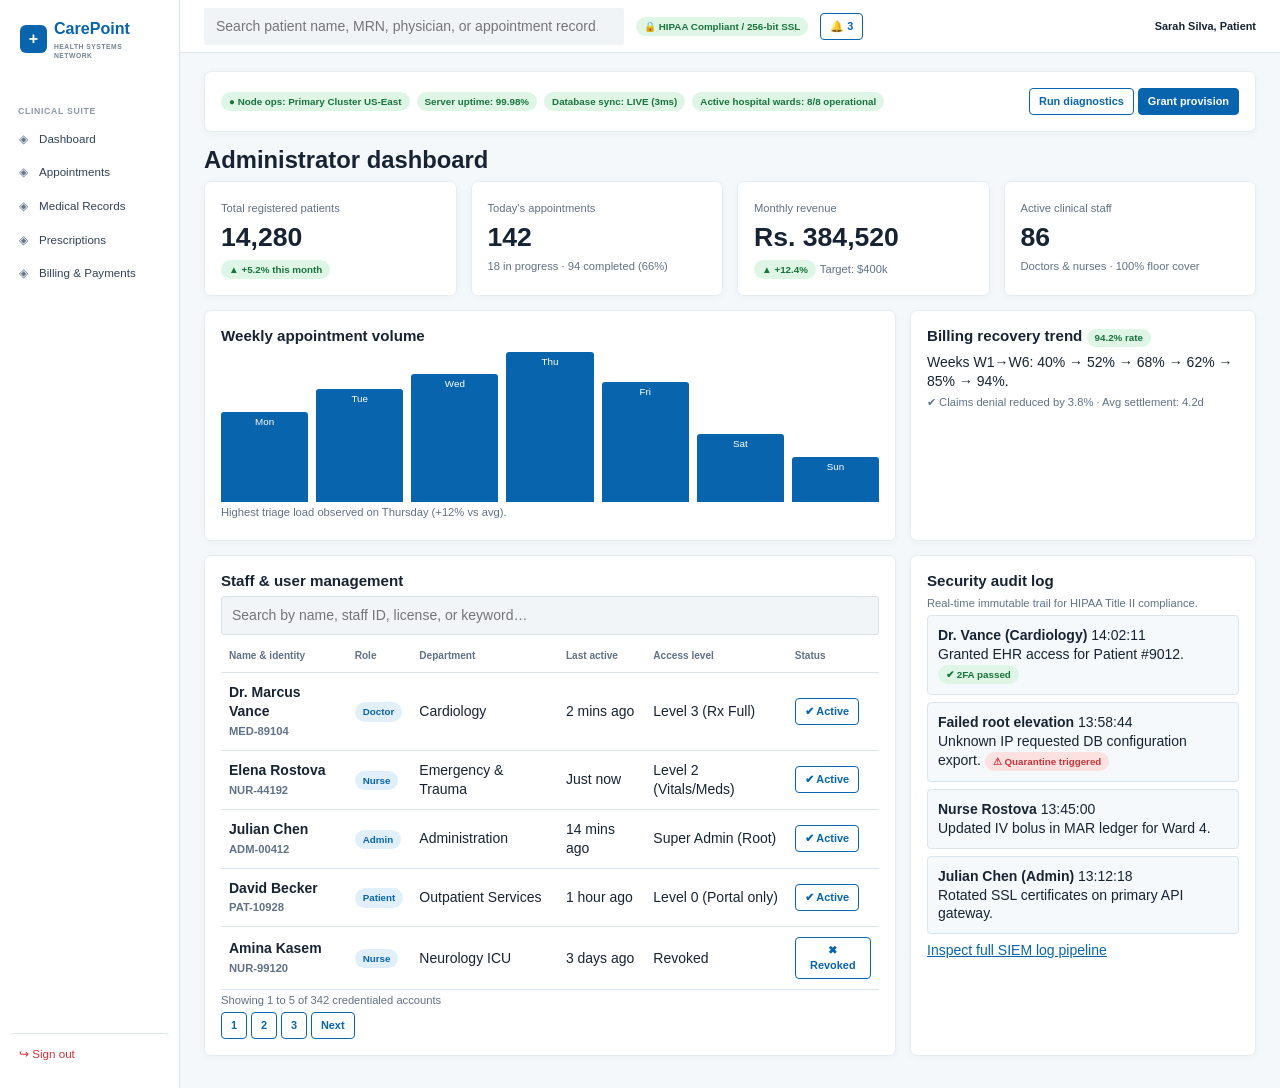
<file: admin-dashboard.html>
<!doctype html>
<html lang="en">
  <head>
    <meta charset="utf-8" />
    <meta name="viewport" content="width=device-width,initial-scale=1" />
    <link rel="stylesheet" href="css/style.css?v=2" />
    <title>Administrator Dashboard – CarePoint</title>
  </head>
  <body>
    <div class="shell" id="shell">
      <div
        class="card"
        style="display: flex; gap: 0.5rem; flex-wrap: wrap; align-items: center"
      >
        <span class="chip ok">● Node ops: Primary Cluster US-East</span
        ><span class="chip ok">Server uptime: 99.98%</span
        ><span class="chip ok">Database sync: LIVE (3ms)</span
        ><span class="chip ok">Active hospital wards: 8/8 operational</span>
        <span style="margin-left: auto"
          ><button class="btn sec sm">Run diagnostics</button>
          <button class="btn sm">Grant provision</button></span
        >
      </div>
      <h1>Administrator dashboard</h1>
      <div class="grid g4">
        <div class="card">
          <p class="muted">Total registered patients</p>
          <p class="big">14,280</p>
          <span class="chip ok">▲ +5.2% this month</span>
        </div>
        <div class="card">
          <p class="muted">Today's appointments</p>
          <p class="big">142</p>
          <p class="muted">18 in progress · 94 completed (66%)</p>
        </div>
        <div class="card">
          <p class="muted">Monthly revenue</p>
          <p class="big">Rs. 384,520</p>
          <span class="chip ok">▲ +12.4%</span>
          <span class="muted">Target: $400k</span>
        </div>
        <div class="card">
          <p class="muted">Active clinical staff</p>
          <p class="big">86</p>
          <p class="muted">Doctors &amp; nurses · 100% floor cover</p>
        </div>
      </div>
      <div class="grid g2">
        <section class="card" aria-labelledby="wv">
          <h2 id="wv">Weekly appointment volume</h2>
          <div
            class="bars"
            role="img"
            aria-label="Bar chart of weekly appointments, Monday to Sunday. Peak on Thursday."
          >
            <div style="height: 60%">Mon</div>
            <div style="height: 75%">Tue</div>
            <div style="height: 85%">Wed</div>
            <div style="height: 100%">Thu</div>
            <div style="height: 80%">Fri</div>
            <div style="height: 45%">Sat</div>
            <div style="height: 30%">Sun</div>
          </div>
          <p class="muted">
            Highest triage load observed on Thursday (+12% vs avg).
          </p>
        </section>
        <section class="card" aria-labelledby="br">
          <h2 id="br">
            Billing recovery trend <span class="chip ok">94.2% rate</span>
          </h2>
          <p>Weeks W1→W6: 40% → 52% → 68% → 62% → 85% → 94%.</p>
          <p class="muted">
            ✔ Claims denial reduced by 3.8% · Avg settlement: 4.2d
          </p>
        </section>
      </div>
      <div class="grid g2">
        <section class="card" aria-labelledby="st">
          <h2 id="st">Staff &amp; user management</h2>
          <p>
            <label class="sr" for="sq">Search staff</label
            ><input
              id="sq"
              type="search"
              placeholder="Search by name, staff ID, license, or keyword…"
            />
          </p>
          <div class="tw">
            <table>
              <caption class="sr">
                Staff accounts
              </caption>
              <thead>
                <tr>
                  <th scope="col">Name &amp; identity</th>
                  <th scope="col">Role</th>
                  <th scope="col">Department</th>
                  <th scope="col">Last active</th>
                  <th scope="col">Access level</th>
                  <th scope="col">Status</th>
                </tr>
              </thead>
              <tbody id="tb"></tbody>
            </table>
          </div>
          <p class="muted">Showing 1 to 5 of 342 credentialed accounts</p>
          <nav aria-label="Pagination">
            <button class="btn sec sm" aria-current="page">1</button>
            <button class="btn sec sm">2</button>
            <button class="btn sec sm">3</button>
            <button class="btn sec sm">Next</button>
          </nav>
        </section>
        <section class="card" aria-labelledby="au">
          <h2 id="au">Security audit log</h2>
          <p class="muted">
            Real-time immutable trail for HIPAA Title II compliance.
          </p>
          <ul class="list" aria-live="polite">
            <li>
              <span
                ><strong>Dr. Vance (Cardiology)</strong> 14:02:11<br />Granted
                EHR access for Patient #9012.
                <span class="chip ok">✔ 2FA passed</span></span
              >
            </li>
            <li>
              <span
                ><strong>Failed root elevation</strong> 13:58:44<br />Unknown IP
                requested DB configuration export.
                <span class="chip bad">⚠ Quarantine triggered</span></span
              >
            </li>
            <li>
              <span
                ><strong>Nurse Rostova</strong> 13:45:00<br />Updated IV bolus
                in MAR ledger for Ward 4.</span
              >
            </li>
            <li>
              <span
                ><strong>Julian Chen (Admin)</strong> 13:12:18<br />Rotated SSL
                certificates on primary API gateway.</span
              >
            </li>
          </ul>
          <a href="#">Inspect full SIEM log pipeline</a>
        </section>
      </div>
    </div>
    <script src="js/layout.js?v=2"></script>
    <script>
      const S = [
        [
          "Dr. Marcus Vance",
          "MED-89104",
          "Doctor",
          "Cardiology",
          "2 mins ago",
          "Level 3 (Rx Full)",
          1,
        ],
        [
          "Elena Rostova",
          "NUR-44192",
          "Nurse",
          "Emergency & Trauma",
          "Just now",
          "Level 2 (Vitals/Meds)",
          1,
        ],
        [
          "Julian Chen",
          "ADM-00412",
          "Admin",
          "Administration",
          "14 mins ago",
          "Super Admin (Root)",
          1,
        ],
        [
          "David Becker",
          "PAT-10928",
          "Patient",
          "Outpatient Services",
          "1 hour ago",
          "Level 0 (Portal only)",
          1,
        ],
        [
          "Amina Kasem",
          "NUR-99120",
          "Nurse",
          "Neurology ICU",
          "3 days ago",
          "Revoked",
          0,
        ],
      ];
      document.getElementById("tb").innerHTML = S.map(
        ([n, id, r, d, l, a, on]) =>
          '<tr><th scope="row" style="font-size:1rem;color:inherit">' +
          n +
          '<br><span class="muted">' +
          id +
          '</span></th><td><span class="chip info">' +
          r +
          "</span></td><td>" +
          d +
          "</td><td>" +
          l +
          "</td><td>" +
          a +
          '</td><td><button role="switch" aria-checked="' +
          (on ? "true" : "false") +
          '" class="btn sec sm" aria-label="Account status for ' +
          n +
          '">' +
          (on ? "✔ Active" : "✖ Revoked") +
          "</button></td></tr>",
      ).join("");
      document.getElementById("tb").onclick = (e) => {
        const b = e.target.closest("[role=switch]");
        if (!b) return;
        const o = b.getAttribute("aria-checked") === "true";
        b.setAttribute("aria-checked", !o);
        b.textContent = o ? "✖ Revoked" : "✔ Active";
      };
    </script>
  </body>
</html>
</file>
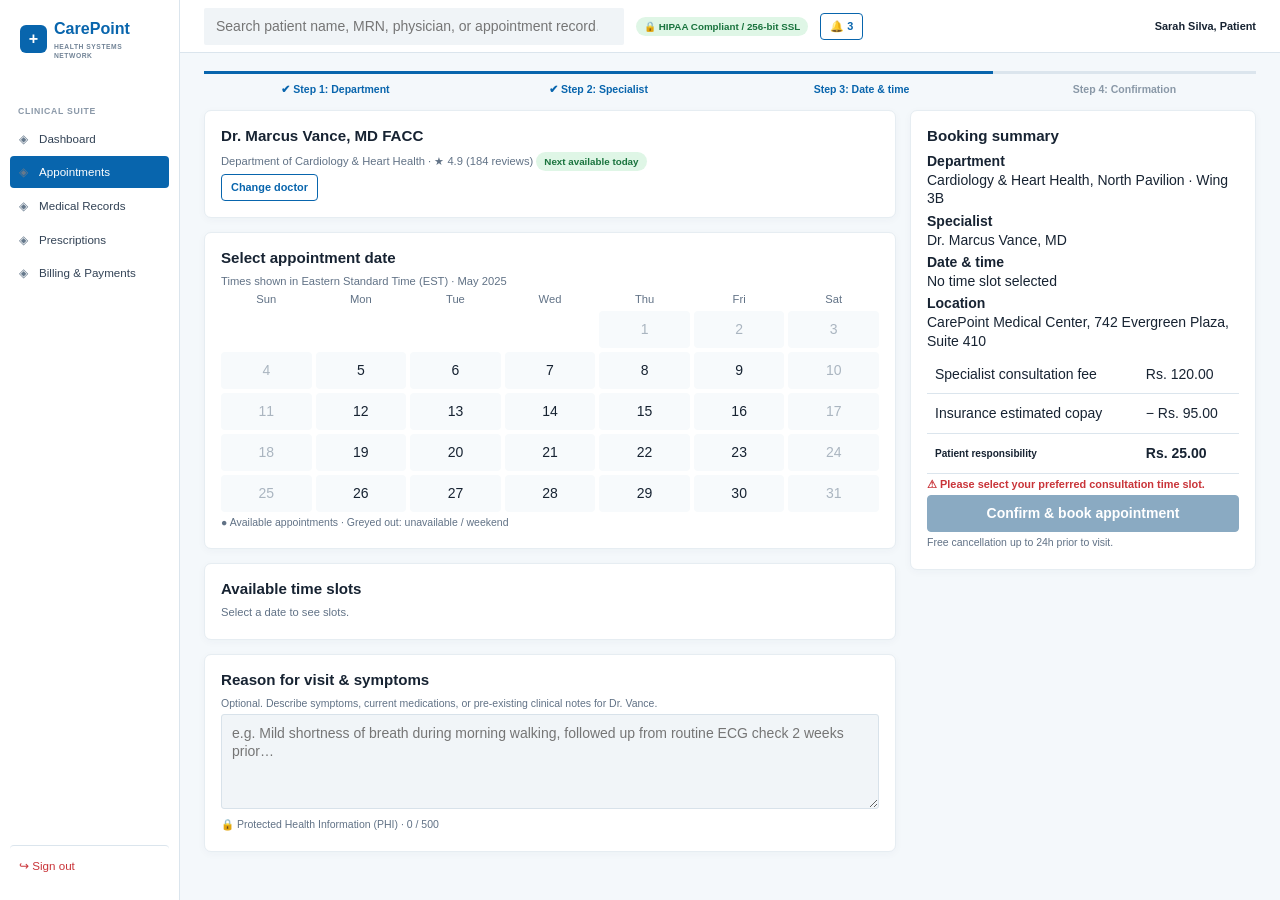
<file: appointment-booking.html>
<!doctype html>
<html lang="en">
  <head>
    <meta charset="utf-8" />
    <meta name="viewport" content="width=device-width,initial-scale=1" />
    <link rel="stylesheet" href="css/style.css?v=2" />
    <title>Book appointment – CarePoint</title>
  </head>
  <body>
    <div class="shell" id="shell">
      <ol class="steps" aria-label="Booking progress">
        <li class="done">✔ Step 1: Department</li>
        <li class="done">✔ Step 2: Specialist</li>
        <li class="cur" aria-current="step">Step 3: Date &amp; time</li>
        <li>Step 4: Confirmation</li>
      </ol>
      <div id="ok" class="banner ok" role="status" hidden>
        ✔
        <div>
          <strong>Appointment confirmed.</strong>
          <span id="okt"></span> Reference #BK-00412.
        </div>
      </div>
      <div class="grid g2">
        <div>
          <section class="card">
            <h2>Dr. Marcus Vance, MD FACC</h2>
            <p class="muted">
              Department of Cardiology &amp; Heart Health · ★ 4.9 (184 reviews)
              <span class="chip ok">Next available today</span>
            </p>
            <a class="btn sec sm" href="#">Change doctor</a>
          </section>
          <section class="card" aria-labelledby="cd">
            <h2 id="cd">Select appointment date</h2>
            <p class="muted">
              Times shown in Eastern Standard Time (EST) · May 2025
            </p>
            <div class="cal" id="cal" role="group" aria-label="May 2025"></div>
            <p class="help">
              ● Available appointments · Greyed out: unavailable / weekend
            </p>
          </section>
          <section class="card" aria-labelledby="ts">
            <h2 id="ts">Available time slots</h2>
            <p class="muted" id="sd">Select a date to see slots.</p>
            <div
              id="slots"
              class="slots"
              role="group"
              aria-label="Time slots"
            ></div>
          </section>
          <section class="card">
            <h2>
              <label for="sym" style="margin: 0"
                >Reason for visit &amp; symptoms</label
              >
            </h2>
            <p class="help" id="sh">
              Optional. Describe symptoms, current medications, or pre-existing
              clinical notes for Dr. Vance.
            </p>
            <textarea
              id="sym"
              rows="4"
              maxlength="500"
              aria-describedby="sh cnt"
              placeholder="e.g. Mild shortness of breath during morning walking, followed up from routine ECG check 2 weeks prior…"
            ></textarea>
            <p class="help" id="cnt">
              🔒 Protected Health Information (PHI) · 0 / 500
            </p>
          </section>
        </div>
        <aside class="card" aria-labelledby="bs" style="align-self: start">
          <h2 id="bs">Booking summary</h2>
          <p>
            <strong>Department</strong><br />Cardiology &amp; Heart Health,
            North Pavilion · Wing 3B
          </p>
          <p><strong>Specialist</strong><br />Dr. Marcus Vance, MD</p>
          <p>
            <strong>Date &amp; time</strong><br /><span id="when"
              >No time slot selected</span
            >
          </p>
          <p>
            <strong>Location</strong><br />CarePoint Medical Center, 742
            Evergreen Plaza, Suite 410
          </p>
          <table>
            <tr>
              <td>Specialist consultation fee</td>
              <td>Rs. 120.00</td>
            </tr>
            <tr>
              <td>Insurance estimated copay</td>
              <td>− Rs. 95.00</td>
            </tr>
            <tr>
              <th scope="row" style="color: inherit">Patient responsibility</th>
              <td><strong>Rs. 25.00</strong></td>
            </tr>
          </table>
          <p class="err" id="msg" role="alert">
            ⚠ Please select your preferred consultation time slot.
          </p>
          <button class="btn full" id="go" disabled>
            Confirm &amp; book appointment
          </button>
          <p class="help">Free cancellation up to 24h prior to visit.</p>
        </aside>
      </div>
    </div>
    <script src="js/layout.js?v=2"></script>
    <script>
      let day = null,
        time = null;
      const cal = document.getElementById("cal");
      let h =
        ["Sun", "Mon", "Tue", "Wed", "Thu", "Fri", "Sat"]
          .map((d) => '<span class="muted">' + d + "</span>")
          .join("") + "<span></span><span></span><span></span><span></span>";
      for (let d = 1; d <= 31; d++) {
        const w = (d + 3) % 7,
          off = w === 0 || w === 6 || d < 5;
        h +=
          '<button type="button" data-d="' +
          d +
          '" aria-pressed="false" ' +
          (off
            ? 'disabled aria-label="May ' + d + ', unavailable"'
            : 'aria-label="May ' + d + ', available"') +
          ">" +
          d +
          "</button>";
      }
      cal.innerHTML = h;
      const T = [
        ["Morning", "9:00 AM", "9:30 AM", "10:15 AM"],
        ["Afternoon", "1:30 PM", "2:15 PM", "3:45 PM"],
      ];
      function upd() {
        const ok = day && time;
        document.getElementById("go").disabled = !ok;
        document.getElementById("msg").hidden = !!ok;
        document.getElementById("when").textContent = ok
          ? "May " + day + ", 2025 at " + time
          : day
            ? "May " + day + ", 2025 – no time slot selected"
            : "No time slot selected";
      }
      cal.onclick = (e) => {
        const b = e.target.closest("button[data-d]");
        if (!b || b.disabled) return;
        cal
          .querySelectorAll("button")
          .forEach((x) => x.setAttribute("aria-pressed", "false"));
        b.setAttribute("aria-pressed", "true");
        day = b.dataset.d;
        time = null;
        document.getElementById("sd").textContent =
          "Available times for May " + day + ", 2025 · 30 min consultation";
        document.getElementById("slots").innerHTML = T.map(
          (g) =>
            '<p class="muted" style="width:100%;margin:0">' +
            g[0] +
            " slots</p>" +
            g
              .slice(1)
              .map(
                (t) =>
                  '<button type="button" class="slot" aria-pressed="false">' +
                  t +
                  "</button>",
              )
              .join(""),
        ).join("");
        upd();
      };
      document.getElementById("slots").onclick = (e) => {
        const b = e.target.closest(".slot");
        if (!b) return;
        document
          .querySelectorAll(".slot")
          .forEach((x) => x.setAttribute("aria-pressed", "false"));
        b.setAttribute("aria-pressed", "true");
        time = b.textContent;
        upd();
      };
      document.getElementById("sym").oninput = (e) =>
        (document.getElementById("cnt").textContent =
          "🔒 Protected Health Information (PHI) · " +
          e.target.value.length +
          " / 500");
      document.getElementById("go").onclick = () => {
        const o = document.getElementById("ok");
        document.getElementById("okt").textContent =
          "Dr. Vance, May " + day + " at " + time + ".";
        o.hidden = false;
        o.scrollIntoView();
        o.tabIndex = -1;
        o.focus();
      };
    </script>
  </body>
</html>
</file>
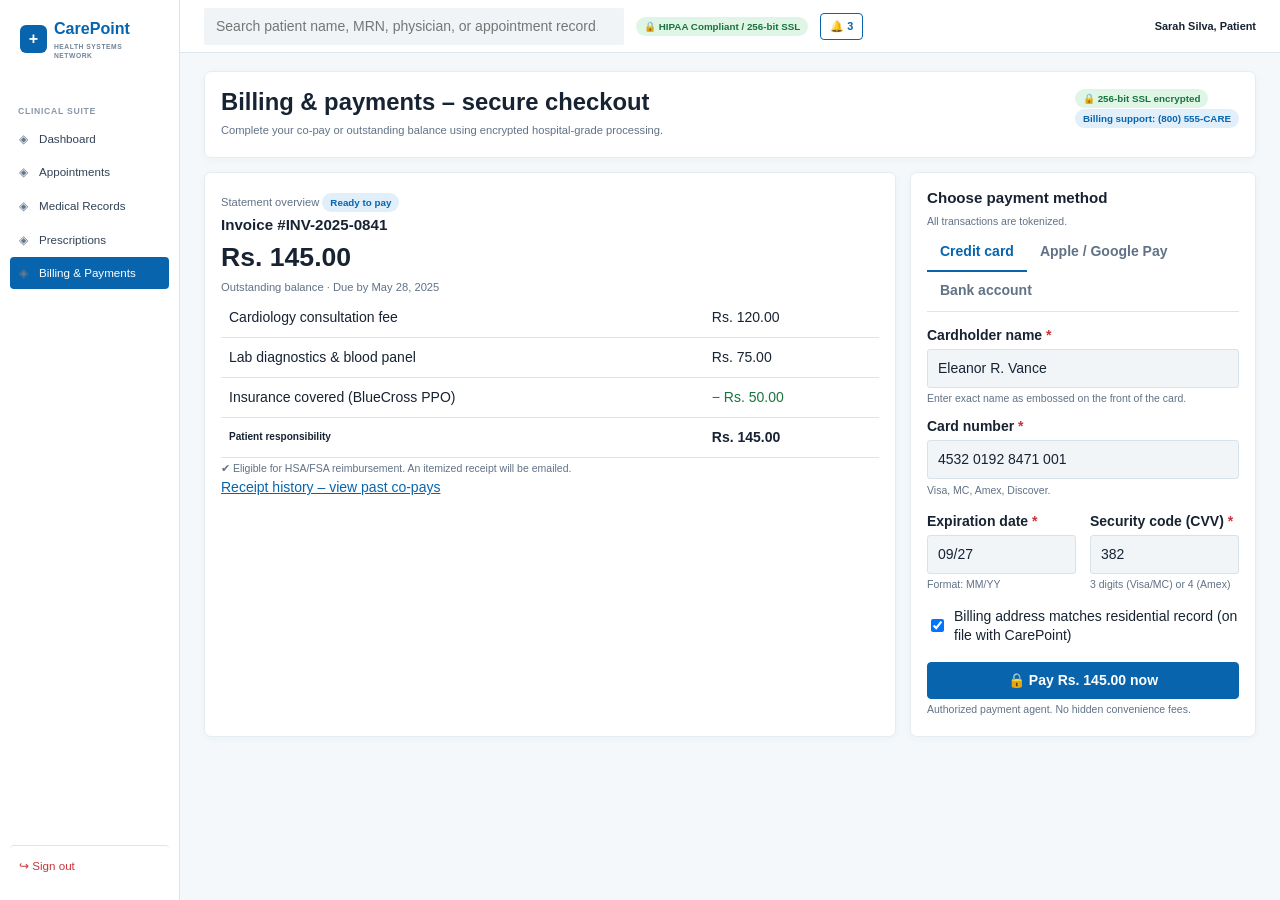
<file: billing-payments.html>
<!doctype html>
<html lang="en">
  <head>
    <meta charset="utf-8" />
    <meta name="viewport" content="width=device-width,initial-scale=1" />
    <link rel="stylesheet" href="css/style.css?v=2" />
    <title>Billing & payments – CarePoint</title>
  </head>
  <body>
    <div class="shell" id="shell">
      <div
        class="card"
        style="display: flex; justify-content: space-between; flex-wrap: wrap"
      >
        <div>
          <h1>Billing &amp; payments – secure checkout</h1>
          <p class="muted">
            Complete your co-pay or outstanding balance using encrypted
            hospital-grade processing.
          </p>
        </div>
        <div>
          <span class="chip ok">🔒 256-bit SSL encrypted</span><br /><span
            class="chip info"
            >Billing support: (800) 555-CARE</span
          >
        </div>
      </div>
      <div id="sum" class="banner bad" role="alert" tabindex="-1" hidden>
        <div>
          <strong
            >⚠ There was <span id="n">1</span> issue with your payment
            submission</strong
          ><br />Please correct the highlighted fields before finalizing your
          transaction.
          <ul id="sl" style="margin: 0.3rem 0 0"></ul>
        </div>
      </div>
      <div id="done" class="banner ok" role="status" tabindex="-1" hidden>
        ✔
        <div>
          <strong>Payment successful.</strong> Rs. 145.00 paid for Invoice
          #INV-2025-0841. A receipt has been sent to your email.
        </div>
      </div>
      <div class="grid g2">
        <section class="card" aria-labelledby="so">
          <p class="muted">
            Statement overview <span class="chip info">Ready to pay</span>
          </p>
          <h2 id="so">Invoice #INV-2025-0841</h2>
          <p class="big">Rs. 145.00</p>
          <p class="muted">Outstanding balance · Due by May 28, 2025</p>
          <table>
            <caption class="sr">
              Itemized breakdown
            </caption>
            <tr>
              <td>Cardiology consultation fee</td>
              <td>Rs. 120.00</td>
            </tr>
            <tr>
              <td>Lab diagnostics &amp; blood panel</td>
              <td>Rs. 75.00</td>
            </tr>
            <tr>
              <td>Insurance covered (BlueCross PPO)</td>
              <td style="color: var(--green)">− Rs. 50.00</td>
            </tr>
            <tr>
              <th scope="row" style="color: inherit">Patient responsibility</th>
              <td><strong>Rs. 145.00</strong></td>
            </tr>
          </table>
          <p class="help">
            ✔ Eligible for HSA/FSA reimbursement. An itemized receipt will be
            emailed.
          </p>
          <p><a href="#">Receipt history – view past co-pays</a></p>
        </section>
        <section class="card" aria-labelledby="pm">
          <h2 id="pm">Choose payment method</h2>
          <p class="help">All transactions are tokenized.</p>
          <div class="tabs" role="tablist" aria-label="Payment method">
            <button role="tab" aria-selected="true">Credit card</button
            ><button role="tab" aria-selected="false" tabindex="-1">
              Apple / Google Pay</button
            ><button role="tab" aria-selected="false" tabindex="-1">
              Bank account
            </button>
          </div>
          <form id="pf" novalidate>
            <label for="nm"
              >Cardholder name
              <span aria-hidden="true" style="color: var(--red)">*</span></label
            ><input
              id="nm"
              autocomplete="cc-name"
              aria-required="true"
              aria-describedby="nmh"
              value="Eleanor R. Vance"
            />
            <p class="help" id="nmh">
              Enter exact name as embossed on the front of the card.
            </p>
            <p class="err" id="nme"></p>
            <label for="cn"
              >Card number
              <span aria-hidden="true" style="color: var(--red)">*</span></label
            ><input
              id="cn"
              inputmode="numeric"
              autocomplete="cc-number"
              aria-required="true"
              aria-describedby="cnh cne"
              value="4532 0192 8471 001"
            />
            <p class="err" id="cne"></p>
            <p class="help" id="cnh">Visa, MC, Amex, Discover.</p>
            <div class="grid" style="grid-template-columns: 1fr 1fr">
              <div>
                <label for="ex"
                  >Expiration date
                  <span aria-hidden="true" style="color: var(--red)"
                    >*</span
                  ></label
                ><input
                  id="ex"
                  autocomplete="cc-exp"
                  placeholder="MM/YY"
                  aria-required="true"
                  aria-describedby="exh exe"
                  value="09/27"
                />
                <p class="help" id="exh">Format: MM/YY</p>
                <p class="err" id="exe"></p>
              </div>
              <div>
                <label for="cv"
                  >Security code (CVV)
                  <span aria-hidden="true" style="color: var(--red)"
                    >*</span
                  ></label
                ><input
                  id="cv"
                  inputmode="numeric"
                  autocomplete="cc-csc"
                  aria-required="true"
                  aria-describedby="cvh cve"
                  value="382"
                />
                <p class="help" id="cvh">3 digits (Visa/MC) or 4 (Amex)</p>
                <p class="err" id="cve"></p>
              </div>
            </div>
            <label
              style="
                font-weight: 400;
                display: flex;
                gap: 0.5rem;
                align-items: center;
              "
              ><input type="checkbox" checked style="width: auto" /> Billing
              address matches residential record (on file with CarePoint)</label
            >
            <button class="btn full" style="margin-top: 1rem" id="pay">
              🔒 Pay Rs. 145.00 now
            </button>
            <p class="help">
              Authorized payment agent. No hidden convenience fees.
            </p>
          </form>
        </section>
      </div>
    </div>
    <script src="js/layout.js?v=2"></script>
    <script>
      const g = (id) => document.getElementById(id),
        F = {
          cn: [
            "cne",
            "Card verification check failed. Please check the 16-digit card number.",
            (v) => /^\d{16}$/.test(v.replace(/\s/g, "")),
          ],
          nm: ["nme", "Enter the cardholder name.", (v) => v.trim().length > 1],
          ex: [
            "exe",
            "Enter a valid, unexpired date as MM/YY.",
            (v) => {
              const m = /^(0[1-9]|1[0-2])\/(\d\d)$/.exec(v);
              if (!m) return false;
              const d = new Date(2000 + +m[2], +m[1], 0, 23, 59);
              return d > new Date();
            },
          ],
          cv: [
            "cve",
            "Enter a 3 or 4 digit security code.",
            (v) => /^\d{3,4}$/.test(v),
          ],
        };
      g("cn").oninput = (e) => {
        e.target.value = e.target.value
          .replace(/\D/g, "")
          .slice(0, 16)
          .replace(/(.{4})/g, "$1 ")
          .trim();
      };
      g("pf").onsubmit = (e) => {
        e.preventDefault();
        const bad = [];
        g("done").hidden = true;
        for (const k in F) {
          const i = g(k),
            ok = F[k][2](i.value);
          g(F[k][0]).textContent = ok ? "" : "⚠ " + F[k][1];
          ok
            ? i.removeAttribute("aria-invalid")
            : (i.setAttribute("aria-invalid", "true"), bad.push(k));
        }
        const s = g("sum");
        if (bad.length) {
          g("n").textContent = bad.length;
          g("sl").innerHTML = bad
            .map(
              (k) =>
                '<li><a href="#' +
                k +
                '">' +
                document
                  .querySelector("label[for=" + k + "]")
                  .textContent.replace("*", "")
                  .trim() +
                " – " +
                F[k][1] +
                "</a></li>",
            )
            .join("");
          s.hidden = false;
          s.focus();
        } else {
          s.hidden = true;
          g("done").hidden = false;
          g("done").focus();
          g("pay").disabled = true;
        }
      };
      document.getElementById("sl").onclick = (e) => {
        if (e.target.tagName === "A") {
          e.preventDefault();
          g(e.target.hash.slice(1)).focus();
        }
      };
    </script>
  </body>
</html>
</file>
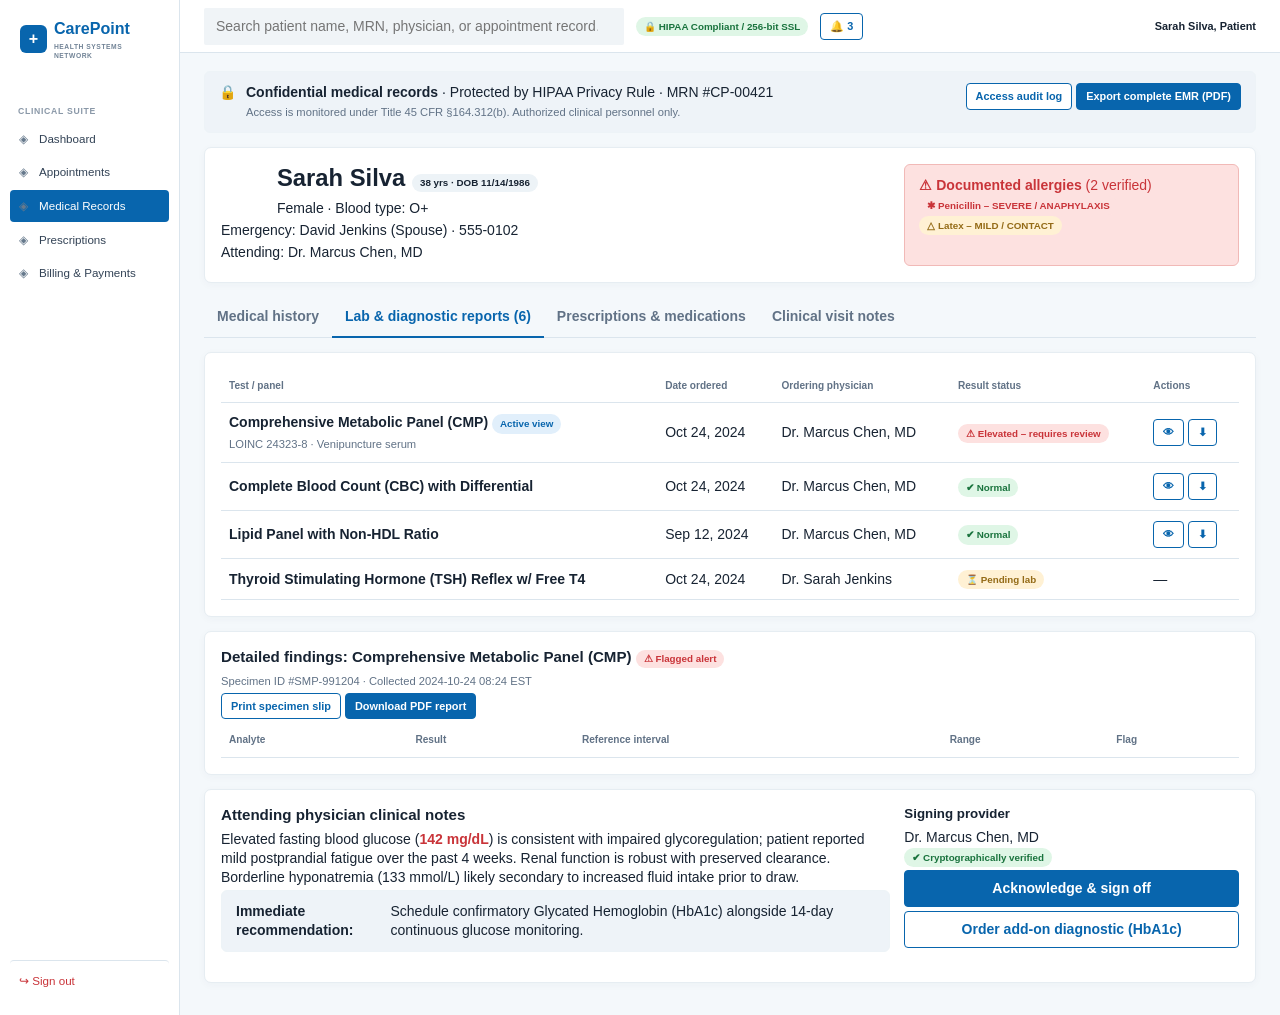
<file: medical-records.html>
<!doctype html>
<html lang="en">
  <head>
    <meta charset="utf-8" />
    <meta name="viewport" content="width=device-width,initial-scale=1" />
    <link rel="stylesheet" href="css/style.css?v=2" />
    <title>Medical records – CarePoint</title>
  </head>
  <body>
    <div class="shell" id="shell">
      <div
        class="banner ok"
        style="
          background: #eef3f8;
          border-color: var(--soft);
          color: var(--navy);
        "
      >
        🔒
        <div>
          <strong>Confidential medical records</strong> · Protected by HIPAA
          Privacy Rule · MRN #CP-00421<br /><span class="muted"
            >Access is monitored under Title 45 CFR §164.312(b). Authorized
            clinical personnel only.</span
          >
        </div>
        <span style="margin-left: auto"
          ><button class="btn sec sm">Access audit log</button>
          <button class="btn sm">Export complete EMR (PDF)</button></span
        >
      </div>
      <section class="card grid g2" aria-label="Patient summary">
        <div>
          <span class="patient-avatar" aria-hidden="true"></span>
          <h1>Sarah Silva <span class="chip">38 yrs · DOB 11/14/1986</span></h1>
          <p>Female · Blood type: O+</p>
          <p>Emergency: David Jenkins (Spouse) · 555-0102</p>
          <p>Attending: Dr. Marcus Chen, MD</p>
        </div>
        <div class="banner bad" role="note" style="margin: 0; display: block">
          <strong>⚠ Documented allergies</strong> (2 verified)<br /><span
            class="chip bad"
            >✱ Penicillin – SEVERE / ANAPHYLAXIS</span
          ><br /><span class="chip warn">△ Latex – MILD / CONTACT</span>
        </div>
      </section>
      <div class="tabs" role="tablist" aria-label="Record sections" id="tl">
        <button
          role="tab"
          id="t0"
          aria-controls="p0"
          aria-selected="false"
          tabindex="-1"
        >
          Medical history
        </button>
        <button role="tab" id="t1" aria-controls="p1" aria-selected="true">
          Lab &amp; diagnostic reports (6)
        </button>
        <button
          role="tab"
          id="t2"
          aria-controls="p2"
          aria-selected="false"
          tabindex="-1"
        >
          Prescriptions &amp; medications
        </button>
        <button
          role="tab"
          id="t3"
          aria-controls="p3"
          aria-selected="false"
          tabindex="-1"
        >
          Clinical visit notes
        </button>
      </div>
      <div role="tabpanel" id="p0" aria-labelledby="t0" hidden class="card">
        <p>
          Hypertension (2019) · Hyperlipidemia (2021) · Appendectomy (2012).
        </p>
      </div>
      <div role="tabpanel" id="p1" aria-labelledby="t1">
        <section class="card">
          <div class="tw">
            <table>
              <caption class="sr">
                Laboratory reports
              </caption>
              <thead>
                <tr>
                  <th scope="col">Test / panel</th>
                  <th scope="col">Date ordered</th>
                  <th scope="col">Ordering physician</th>
                  <th scope="col">Result status</th>
                  <th scope="col">Actions</th>
                </tr>
              </thead>
              <tbody>
                <tr>
                  <td>
                    <strong>Comprehensive Metabolic Panel (CMP)</strong>
                    <span class="chip info">Active view</span><br /><span
                      class="muted"
                      >LOINC 24323-8 · Venipuncture serum</span
                    >
                  </td>
                  <td>Oct 24, 2024</td>
                  <td>Dr. Marcus Chen, MD</td>
                  <td>
                    <span class="chip bad">⚠ Elevated – requires review</span>
                  </td>
                  <td>
                    <button class="btn sec sm" aria-label="View CMP">👁</button>
                    <button class="btn sec sm" aria-label="Download CMP">
                      ⬇
                    </button>
                  </td>
                </tr>
                <tr>
                  <td>
                    <strong
                      >Complete Blood Count (CBC) with Differential</strong
                    >
                  </td>
                  <td>Oct 24, 2024</td>
                  <td>Dr. Marcus Chen, MD</td>
                  <td><span class="chip ok">✔ Normal</span></td>
                  <td>
                    <button class="btn sec sm" aria-label="View CBC">👁</button>
                    <button class="btn sec sm" aria-label="Download CBC">
                      ⬇
                    </button>
                  </td>
                </tr>
                <tr>
                  <td><strong>Lipid Panel with Non-HDL Ratio</strong></td>
                  <td>Sep 12, 2024</td>
                  <td>Dr. Marcus Chen, MD</td>
                  <td><span class="chip ok">✔ Normal</span></td>
                  <td>
                    <button class="btn sec sm" aria-label="View Lipid Panel">
                      👁
                    </button>
                    <button
                      class="btn sec sm"
                      aria-label="Download Lipid Panel"
                    >
                      ⬇
                    </button>
                  </td>
                </tr>
                <tr>
                  <td>
                    <strong
                      >Thyroid Stimulating Hormone (TSH) Reflex w/ Free
                      T4</strong
                    >
                  </td>
                  <td>Oct 24, 2024</td>
                  <td>Dr. Sarah Jenkins</td>
                  <td><span class="chip warn">⏳ Pending lab</span></td>
                  <td>—</td>
                </tr>
              </tbody>
            </table>
          </div>
        </section>
        <section class="card" aria-labelledby="df">
          <h2 id="df">
            Detailed findings: Comprehensive Metabolic Panel (CMP)
            <span class="chip bad">⚠ Flagged alert</span>
          </h2>
          <p class="muted">
            Specimen ID #SMP-991204 · Collected 2024-10-24 08:24 EST
          </p>
          <p>
            <button class="btn sec sm">Print specimen slip</button>
            <button class="btn sm">Download PDF report</button>
          </p>
          <div class="tw">
            <table>
              <caption class="sr">
                Quantitative analyte breakdown
              </caption>
              <thead>
                <tr>
                  <th scope="col">Analyte</th>
                  <th scope="col">Result</th>
                  <th scope="col">Reference interval</th>
                  <th scope="col">Range</th>
                  <th scope="col">Flag</th>
                </tr>
              </thead>
              <tbody id="an"></tbody>
            </table>
          </div>
        </section>
        <section class="card grid g2">
          <div>
            <h2>Attending physician clinical notes</h2>
            <p>
              Elevated fasting blood glucose (<span
                style="color: var(--red); font-weight: 700"
                >142 mg/dL</span
              >) is consistent with impaired glycoregulation; patient reported
              mild postprandial fatigue over the past 4 weeks. Renal function is
              robust with preserved clearance. Borderline hyponatremia (133
              mmol/L) likely secondary to increased fluid intake prior to draw.
            </p>
            <p
              class="banner ok"
              style="
                background: #eef3f8;
                border-color: var(--soft);
                color: var(--navy);
              "
            >
              <strong>Immediate recommendation:</strong> Schedule confirmatory
              Glycated Hemoglobin (HbA1c) alongside 14-day continuous glucose
              monitoring.
            </p>
          </div>
          <div>
            <h3>Signing provider</h3>
            <p>
              Dr. Marcus Chen, MD<br /><span class="chip ok"
                >✔ Cryptographically verified</span
              >
            </p>
            <div id="clin">
              <button class="btn full" id="so">
                Acknowledge &amp; sign off
              </button>
              <p></p>
              <button class="btn sec full">
                Order add-on diagnostic (HbA1c)
              </button>
            </div>
            <p class="help" id="roMsg" hidden>
              Read-only view: clinical sign-off controls are available to
              doctors and nurses.
            </p>
          </div>
        </section>
      </div>
      <div role="tabpanel" id="p2" aria-labelledby="t2" hidden class="card">
        <ul class="list">
          <li>Atorvastatin 20 mg · 1 daily at bedtime</li>
          <li>Lisinopril 10 mg · 1 daily in morning</li>
          <li>Amoxicillin 500 mg · Day 4 of 10</li>
        </ul>
      </div>
      <div role="tabpanel" id="p3" aria-labelledby="t3" hidden class="card">
        <p>
          Oct 24, 2024 – Dr. Marcus Chen: Follow-up on fatigue; labs ordered.
        </p>
      </div>
    </div>
    <script src="js/layout.js?v=2"></script>
    <script>
      const A = [
        [
          "Glucose, Serum",
          "142 mg/dL",
          "70 – 99 mg/dL (fasting)",
          90,
          "bad",
          "⬆ HIGH (flagged)",
        ],
        [
          "Creatinine, Serum",
          "0.88 mg/dL",
          "0.59 – 1.04 mg/dL",
          50,
          "ok",
          "✔ NORMAL",
        ],
        [
          "eGFR (CKD-EPI 2021)",
          "98 mL/min/1.73m²",
          "≥ 60 mL/min/1.73m²",
          75,
          "ok",
          "✔ NORMAL",
        ],
        [
          "Sodium, Serum",
          "133 mmol/L",
          "135 – 145 mmol/L",
          15,
          "warn",
          "⬇ LOW (borderline)",
        ],
      ];
      document.getElementById("an").innerHTML = A.map(
        (a) =>
          '<tr><th scope="row" style="font-size:1rem;color:inherit">' +
          a[0] +
          "</th><td><strong>" +
          a[1] +
          "</strong></td><td>" +
          a[2] +
          '</td><td><div class="rng" aria-hidden="true"><i style="left:' +
          a[3] +
          '%"></i></div></td><td><span class="chip ' +
          a[4] +
          '">' +
          a[5] +
          "</span></td></tr>",
      ).join("");
      const tabs = [...document.querySelectorAll("[role=tab]")];
      function sel(i) {
        tabs.forEach((t, j) => {
          t.setAttribute("aria-selected", i === j);
          t.tabIndex = i === j ? 0 : -1;
          document.getElementById(t.getAttribute("aria-controls")).hidden =
            i !== j;
        });
        tabs[i].focus();
      }
      tabs.forEach((t, i) => {
        t.onclick = () => sel(i);
        t.onkeydown = (e) => {
          if (e.key === "ArrowRight") sel((i + 1) % 4);
          if (e.key === "ArrowLeft") sel((i + 3) % 4);
          if (e.key === "Home") sel(0);
          if (e.key === "End") sel(3);
        };
      });
      if (location.hash === "#rx") sel(2);
      const role = sessionStorage.getItem("role") || "patient";
      if (role === "patient") {
        document.getElementById("clin").hidden = true;
        document.getElementById("roMsg").hidden = false;
      }
      document.getElementById("so").onclick = function () {
        this.textContent = "✔ Signed off";
        this.disabled = true;
      };
    </script>
  </body>
</html>
</file>
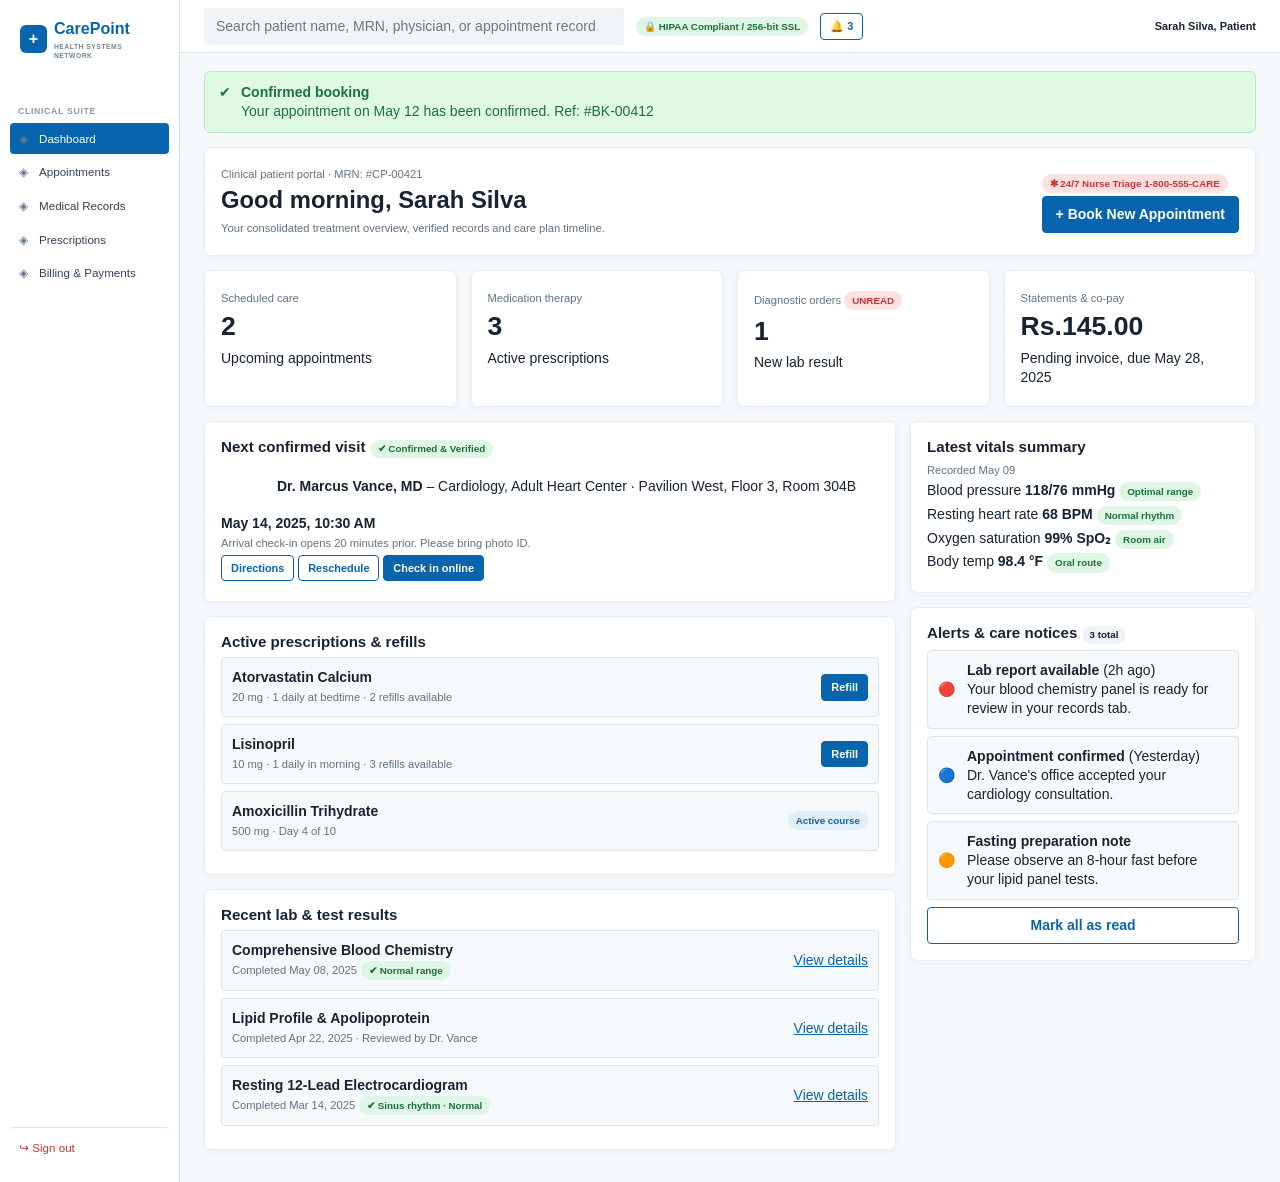
<file: patient-dashboard.html>
<!doctype html>
<html lang="en">
  <head>
    <meta charset="utf-8" />
    <meta name="viewport" content="width=device-width,initial-scale=1" />
    <link rel="stylesheet" href="css/style.css?v=2" />
    <title>Patient Dashboard – CarePoint</title>
  </head>
  <body>
    <div class="shell" id="shell">
      <div class="banner ok" role="status">
        ✔
        <div>
          <strong>Confirmed booking</strong><br />Your appointment on May 12 has
          been confirmed. Ref: #BK-00412
        </div>
      </div>
      <div
        class="card"
        style="
          display: flex;
          justify-content: space-between;
          flex-wrap: wrap;
          gap: 1rem;
          align-items: center;
        "
      >
        <div>
          <p class="muted">Clinical patient portal · MRN: #CP-00421</p>
          <h1>Good morning, Sarah Silva</h1>
          <p class="muted">
            Your consolidated treatment overview, verified records and care plan
            timeline.
          </p>
        </div>
        <div>
          <p class="chip bad">✱ 24/7 Nurse Triage 1-800-555-CARE</p>
          <br /><a class="btn" href="appointment-booking.html"
            >+ Book New Appointment</a
          >
        </div>
      </div>
      <h2 class="sr">Summary</h2>
      <div class="grid g4">
        <div class="card">
          <p class="muted">Scheduled care</p>
          <p class="big">2</p>
          <p>Upcoming appointments</p>
        </div>
        <div class="card">
          <p class="muted">Medication therapy</p>
          <p class="big">3</p>
          <p>Active prescriptions</p>
        </div>
        <div class="card">
          <p class="muted">
            Diagnostic orders <span class="chip bad">UNREAD</span>
          </p>
          <p class="big">1</p>
          <p>New lab result</p>
        </div>
        <div class="card">
          <p class="muted">Statements &amp; co-pay</p>
          <p class="big">Rs.145.00</p>
          <p>Pending invoice, due May 28, 2025</p>
        </div>
      </div>
      <div class="grid g2">
        <div>
          <section class="card" aria-labelledby="nv">
            <h2 id="nv">
              Next confirmed visit
              <span class="chip ok">✔ Confirmed &amp; Verified</span>
            </h2>
            <p>
              <span class="doctor-avatar" aria-hidden="true"></span
              ><strong>Dr. Marcus Vance, MD</strong> – Cardiology, Adult Heart
              Center · Pavilion West, Floor 3, Room 304B
            </p>
            <p><strong>May 14, 2025, 10:30 AM</strong></p>
            <p class="muted">
              Arrival check-in opens 20 minutes prior. Please bring photo ID.
            </p>
            <p>
              <button class="btn sec sm">Directions</button>
              <a class="btn sec sm" href="appointment-booking.html"
                >Reschedule</a
              >
              <button class="btn sm">Check in online</button>
            </p>
          </section>
          <section class="card" aria-labelledby="rx">
            <h2 id="rx">Active prescriptions &amp; refills</h2>
            <ul class="list">
              <li>
                <span
                  ><strong>Atorvastatin Calcium</strong><br /><span
                    class="muted"
                    >20 mg · 1 daily at bedtime · 2 refills available</span
                  ></span
                ><button class="btn sm" aria-label="Refill Atorvastatin">
                  Refill
                </button>
              </li>
              <li>
                <span
                  ><strong>Lisinopril</strong><br /><span class="muted"
                    >10 mg · 1 daily in morning · 3 refills available</span
                  ></span
                ><button class="btn sm" aria-label="Refill Lisinopril">
                  Refill
                </button>
              </li>
              <li>
                <span
                  ><strong>Amoxicillin Trihydrate</strong><br /><span
                    class="muted"
                    >500 mg · Day 4 of 10</span
                  ></span
                ><span class="chip info">Active course</span>
              </li>
            </ul>
          </section>
          <section class="card" aria-labelledby="lb">
            <h2 id="lb">Recent lab &amp; test results</h2>
            <ul class="list">
              <li>
                <span
                  ><strong>Comprehensive Blood Chemistry</strong><br /><span
                    class="muted"
                    >Completed May 08, 2025</span
                  >
                  <span class="chip ok">✔ Normal range</span></span
                ><a href="medical-records.html">View details</a>
              </li>
              <li>
                <span
                  ><strong>Lipid Profile &amp; Apolipoprotein</strong
                  ><br /><span class="muted"
                    >Completed Apr 22, 2025 · Reviewed by Dr. Vance</span
                  ></span
                ><a href="medical-records.html">View details</a>
              </li>
              <li>
                <span
                  ><strong>Resting 12-Lead Electrocardiogram</strong><br /><span
                    class="muted"
                    >Completed Mar 14, 2025</span
                  >
                  <span class="chip ok">✔ Sinus rhythm · Normal</span></span
                ><a href="medical-records.html">View details</a>
              </li>
            </ul>
          </section>
        </div>
        <div>
          <section class="card" aria-labelledby="vt">
            <h2 id="vt">Latest vitals summary</h2>
            <p class="muted">Recorded May 09</p>
            <p>
              Blood pressure <strong>118/76 mmHg</strong>
              <span class="chip ok">Optimal range</span>
            </p>
            <p>
              Resting heart rate <strong>68 BPM</strong>
              <span class="chip ok">Normal rhythm</span>
            </p>
            <p>
              Oxygen saturation <strong>99% SpO₂</strong>
              <span class="chip ok">Room air</span>
            </p>
            <p>
              Body temp <strong>98.4 °F</strong>
              <span class="chip ok">Oral route</span>
            </p>
          </section>
          <section class="card" aria-labelledby="al">
            <h2 id="al">
              Alerts &amp; care notices <span class="chip">3 total</span>
            </h2>
            <ul class="list">
              <li>
                🔴
                <span
                  ><strong>Lab report available</strong> (2h ago)<br />Your
                  blood chemistry panel is ready for review in your records
                  tab.</span
                >
              </li>
              <li>
                🔵
                <span
                  ><strong>Appointment confirmed</strong> (Yesterday)<br />Dr.
                  Vance's office accepted your cardiology consultation.</span
                >
              </li>
              <li>
                🟠
                <span
                  ><strong>Fasting preparation note</strong><br />Please observe
                  an 8-hour fast before your lipid panel tests.</span
                >
              </li>
            </ul>
            <button class="btn sec full">Mark all as read</button>
          </section>
        </div>
      </div>
    </div>
    <script src="js/layout.js?v=2"></script>
  </body>
</html>
</file>
<file: css/style.css>
:root {
  --blue: #0865ad;
  --navy: #172332;
  --green: #19733d;
  --red: #c93439;
  --amber: #946b17;
  --bg: #f4f8fb;
  --card: #fff;
  --line: #dbe5ed;
  --soft: #edf3f7;
  --muted: #617286;
}
* {
  box-sizing: border-box;
}
html {
  font-size: 14px;
}
body {
  margin: 0;
  font-family:
    Inter,
    Segoe UI,
    Arial,
    sans-serif;
  color: var(--navy);
  background: var(--bg);
  line-height: 1.35;
}
h1,
h2,
h3 {
  margin: 0 0 0.45rem;
  line-height: 1.2;
}
h1 {
  font-size: 1.7rem;
}
h2 {
  font-size: 1.08rem;
}
h3 {
  font-size: 0.95rem;
}
a {
  color: var(--blue);
}

:where(a, button, input, textarea, select):focus-visible {
  outline: 3px solid #f0a51a;
  outline-offset: 2px;
}
p {
  margin: 0.25rem 0;
}
.sr {
  position: absolute;
  width: 1px;
  height: 1px;
  overflow: hidden;
  clip: rect(0 0 0 0);
}
.skip {
  position: absolute;
  left: -999px;
  background: #fff;
  padding: 0.5rem;
}
.skip:focus {
  left: 8px;
  top: 8px;
  z-index: 99;
}
.shell {
  display: grid;
  grid-template-columns: 180px 1fr;
  min-height: 100vh;
}
.side {
  background: #fff;
  border-right: 1px solid var(--line);
  padding: 18px 10px;
  position: relative;
  display: flex;
  flex-direction: column;
}
.brand {
  font-weight: 800;
  color: var(--blue);
  font-size: 1.15rem;
  display: flex;
  gap: 0.5rem;
  align-items: center;
  margin: 0 10px 28px;
}
.brand small {
  display: block;
  font-size: 0.48rem;
  letter-spacing: 0.08em;
  color: #718396;
  font-weight: 700;
  margin-top: 2px;
}
.logo {
  background: var(--blue);
  color: #fff;
  width: 28px;
  height: 28px;
  border-radius: 6px;
  display: grid;
  place-items: center;
}
.side nav small {
  display: block;
  margin: 18px 8px 5px;
  color: #8a98a8;
  font-size: 0.62rem;
  font-weight: 700;
  letter-spacing: 0.08em;
}
.side a {
  display: block;
  padding: 8px 9px;
  border-radius: 4px;
  text-decoration: none;
  color: #324255;
  margin-bottom: 2px;
  font-size: 0.83rem;
}
.side a:before {
  content: "◈";
  display: inline-block;
  width: 20px;
  color: #66798c;
}
.side a:hover {
  background: var(--soft);
}
.side a[aria-current="page"] {
  background: var(--blue);
  color: #fff;
}
.side .signout {
  margin-top: auto;
  border-top: 1px solid var(--line);
  padding-top: 12px;
  margin-bottom: 0;
  color: var(--red);
}
.side .signout:before {
  content: none;
}
.side .signout:hover {
  background: #fde1e0;
}
.top {
  height: 53px;
  display: flex;
  gap: 12px;
  align-items: center;
  padding: 8px 24px;
  background: #fff;
  border-bottom: 1px solid var(--line);
  flex-wrap: wrap;
}
.top input {
  flex: 1;
  max-width: 420px;
  min-width: 160px;
  background: #f0f4f7;
  border: 0;
  border-radius: 2px;
  padding: 9px 12px;
}
.top .user {
  display: flex;
  align-items: center;
  gap: 6px;
  font-size: 0.78rem;
  font-weight: 600;
  margin-left: auto;
}
.avatar {
  width: 26px;
  height: 26px;
  border-radius: 50%;
  background: url("https://images.unsplash.com/photo-1559839734-2b71ea197ec2?auto=format&fit=crop&w=80&q=80")
    center/cover;
}
main {
  padding: 18px 24px;
  max-width: 1240px;
  width: 100%;
}
.card {
  background: var(--card);
  border: 1px solid #e6edf2;
  border-radius: 7px;
  padding: 16px;
  margin-bottom: 14px;
  box-shadow: 0 2px 9px rgba(30, 61, 88, 0.035);
}
.grid {
  display: grid;
  gap: 14px;
}
.g4 {
  grid-template-columns: repeat(4, 1fr);
}
.g2 {
  grid-template-columns: 2fr 1fr;
}
.big {
  font-size: 1.9rem;
  font-weight: 800;
}
.muted {
  color: var(--muted);
  font-size: 0.8rem;
}
.btn {
  display: inline-flex;
  gap: 0.4rem;
  align-items: center;
  justify-content: center;
  border: 1px solid var(--blue);
  background: var(--blue);
  color: #fff;
  padding: 8px 13px;
  border-radius: 4px;
  font: inherit;
  font-weight: 700;
  cursor: pointer;
  text-decoration: none;
}
.btn.sec {
  background: #fff;
  color: var(--blue);
}
.btn:disabled {
  background: #8aaac2;
  border-color: #8aaac2;
  cursor: not-allowed;
}
.btn.full {
  width: 100%;
}
.btn.sm {
  padding: 5px 9px;
  font-size: 0.78rem;
}
.chip {
  display: inline-flex;
  gap: 0.3rem;
  align-items: center;
  padding: 3px 8px;
  border-radius: 12px;
  font-size: 0.7rem;
  font-weight: 700;
  background: var(--soft);
  color: var(--navy);
}
.ok {
  background: #dff6e6;
  color: var(--green);
}
.bad {
  background: #fde1e0;
  color: var(--red);
}
.warn {
  background: #fff1d4;
  color: var(--amber);
}
.info {
  background: #e1effb;
  color: var(--blue);
}
label {
  display: block;
  font-weight: 700;
  margin: 12px 0 4px;
}
input,
textarea,
select {
  width: 100%;
  padding: 9px 10px;
  border: 1px solid #d8e2ea;
  border-radius: 3px;
  font: inherit;
  background: #f1f5f8;
  color: var(--navy);
}
input[aria-invalid="true"] {
  border-color: var(--red);
  background: #fff5f4;
}
.help {
  font-size: 0.75rem;
  color: var(--muted);
  margin-top: 3px;
}
.err {
  color: var(--red);
  font-weight: 600;
  font-size: 0.78rem;
  margin-top: 3px;
}
.banner {
  display: flex;
  gap: 10px;
  align-items: flex-start;
  padding: 11px 14px;
  border-radius: 6px;
  margin-bottom: 14px;
  border: 1px solid;
}
.banner.ok {
  background: #dff9e3;
  border-color: #b6eac2;
}
.banner.bad {
  background: #fde1e0;
  border-color: #f1b9b7;
  color: var(--red);
}
.banner[hidden] {
  display: none;
}
table {
  width: 100%;
  border-collapse: collapse;
}
th,
td {
  text-align: left;
  padding: 10px 8px;
  border-bottom: 1px solid var(--line);
  vertical-align: middle;
}
th {
  font-size: 0.72rem;
  color: var(--muted);
}
.tw {
  overflow-x: auto;
}
.tabs {
  display: flex;
  gap: 0;
  border-bottom: 1px solid var(--line);
  margin-bottom: 14px;
  flex-wrap: wrap;
}
.tabs [role="tab"] {
  background: none;
  border: 0;
  padding: 10px 13px;
  font: inherit;
  font-weight: 700;
  cursor: pointer;
  color: var(--muted);
  border-bottom: 2px solid transparent;
  margin-bottom: -1px;
}
.tabs [aria-selected="true"] {
  color: var(--blue);
  border-color: var(--blue);
}
.list {
  list-style: none;
  padding: 0;
  margin: 0;
}
.list li {
  display: flex;
  justify-content: space-between;
  gap: 12px;
  align-items: center;
  padding: 10px;
  border: 1px solid var(--line);
  border-radius: 4px;
  margin-bottom: 7px;
  background: #f6f9fb;
}
.steps {
  display: flex;
  gap: 0;
  list-style: none;
  padding: 0;
  margin: 0 0 14px;
}
.steps li {
  flex: 1;
  text-align: center;
  font-weight: 700;
  font-size: 0.75rem;
  color: #8998a7;
  border-top: 3px solid var(--line);
  padding-top: 8px;
}
.steps li.done,
.steps li.cur {
  color: var(--blue);
  border-color: var(--blue);
}
.bars {
  display: flex;
  align-items: flex-end;
  gap: 8px;
  height: 150px;
}
.bars div {
  flex: 1;
  background: var(--blue);
  border-radius: 3px 3px 0 0;
  text-align: center;
  color: #fff;
  font-size: 0.7rem;
  padding-top: 3px;
}
.cal {
  display: grid;
  grid-template-columns: repeat(7, 1fr);
  gap: 4px;
  text-align: center;
}
.cal button {
  padding: 8px 0;
  border: 1px solid transparent;
  border-radius: 4px;
  background: #f7fafc;
  font: inherit;
  cursor: pointer;
  color: var(--navy);
}
.cal button:disabled {
  color: #aab5c0;
}
.cal button[aria-pressed="true"],
.slot[aria-pressed="true"] {
  background: var(--blue);
  color: #fff;
}
.slots {
  display: flex;
  gap: 7px;
  flex-wrap: wrap;
}
.slot {
  padding: 8px 13px;
  border: 1px solid var(--line);
  border-radius: 4px;
  background: #f7fafc;
  font: inherit;
  cursor: pointer;
  color: var(--navy);
}
.rng {
  height: 8px;
  background: var(--soft);
  border-radius: 8px;
  position: relative;
  min-width: 120px;
}
.rng i {
  position: absolute;
  top: -3px;
  width: 14px;
  height: 14px;
  border-radius: 50%;
  background: var(--navy);
  border: 2px solid #fff;
}
.login {
  display: grid;
  grid-template-columns: 1.15fr 0.85fr;
  min-height: 100vh;
  max-width: 1180px;
  margin: auto;
}
.login > div {
  padding: 52px 45px;
  display: flex;
  flex-direction: column;
  justify-content: center;
}
.login .l {
  background: #eef4f8;
}
.login-brand {
  margin: 0 0 40px;
  font-size: 1.65rem;
}
.login h1 {
  font-size: 2rem;
}
.login .card {
  padding: 14px 16px;
}
.login-hero {
  margin: 28px 0 0;
  position: relative;
  height: 175px;
  border-radius: 7px;
  overflow: hidden;
}
.login-hero img {
  width: 100%;
  height: 100%;
  object-fit: cover;
  filter: saturate(0.75);
}
.login-hero:after {
  content: "";
  position: absolute;
  inset: 0;
  background: linear-gradient(transparent, rgba(7, 27, 43, 0.72));
}
.login-hero figcaption {
  position: absolute;
  z-index: 1;
  bottom: 14px;
  left: 16px;
  color: #fff;
  font-size: 0.72rem;
  letter-spacing: 0.04em;
}
.login-hero figcaption strong {
  font-size: 0.95rem;
  letter-spacing: 0;
}
.roles {
  display: grid;
  grid-template-columns: repeat(4, 1fr);
  gap: 3px;
  background: #e6edf2;
  padding: 3px;
  border-radius: 5px;
  margin-bottom: 5px;
}
.roles input {
  position: absolute;
  opacity: 0;
  width: 1px;
}
.roles label {
  margin: 0;
  text-align: center;
  padding: 9px 3px;
  border-radius: 4px;
  cursor: pointer;
  font-size: 0.78rem;
}
.roles input:checked + label {
  background: #fff;
  color: var(--blue);
  box-shadow: 0 1px 3px rgba(0, 0, 0, 0.15);
}
.pw {
  position: relative;
}
.pw button {
  position: absolute;
  right: 5px;
  top: 5px;
  border: 0;
  background: none;
  cursor: pointer;
  padding: 5px;
  color: var(--navy);
  font: inherit;
}
.doctor-avatar,
.patient-avatar {
  display: inline-block;
  width: 46px;
  height: 46px;
  border-radius: 7px;
  vertical-align: middle;
  margin-right: 10px;
  background: center/cover no-repeat;
}
.doctor-avatar {
  background-image: url("https://images.unsplash.com/photo-1612349317150-e413f6a5b16d?auto=format&fit=crop&w=120&q=80");
}
.patient-avatar {
  background-image: url("https://images.unsplash.com/photo-1551836022-d5d88e9218df?auto=format&fit=crop&w=120&q=80");
  float: left;
}
@media (max-width: 800px) {
  .shell,
  .login,
  .g2 {
    grid-template-columns: 1fr;
  }
  .side {
    display: flex;
    flex-wrap: wrap;
    gap: 3px;
    padding: 8px;
  }
  .side nav {
    display: flex;
    flex-wrap: wrap;
  }
  .side nav small {
    display: none;
  }
  .brand {
    margin: 4px;
  }
  .login > div {
    padding: 24px;
  }
  .g4 {
    grid-template-columns: repeat(2, 1fr);
  }
}
@media (max-width: 500px) {
  .g4 {
    grid-template-columns: 1fr;
  }
}
</file>
